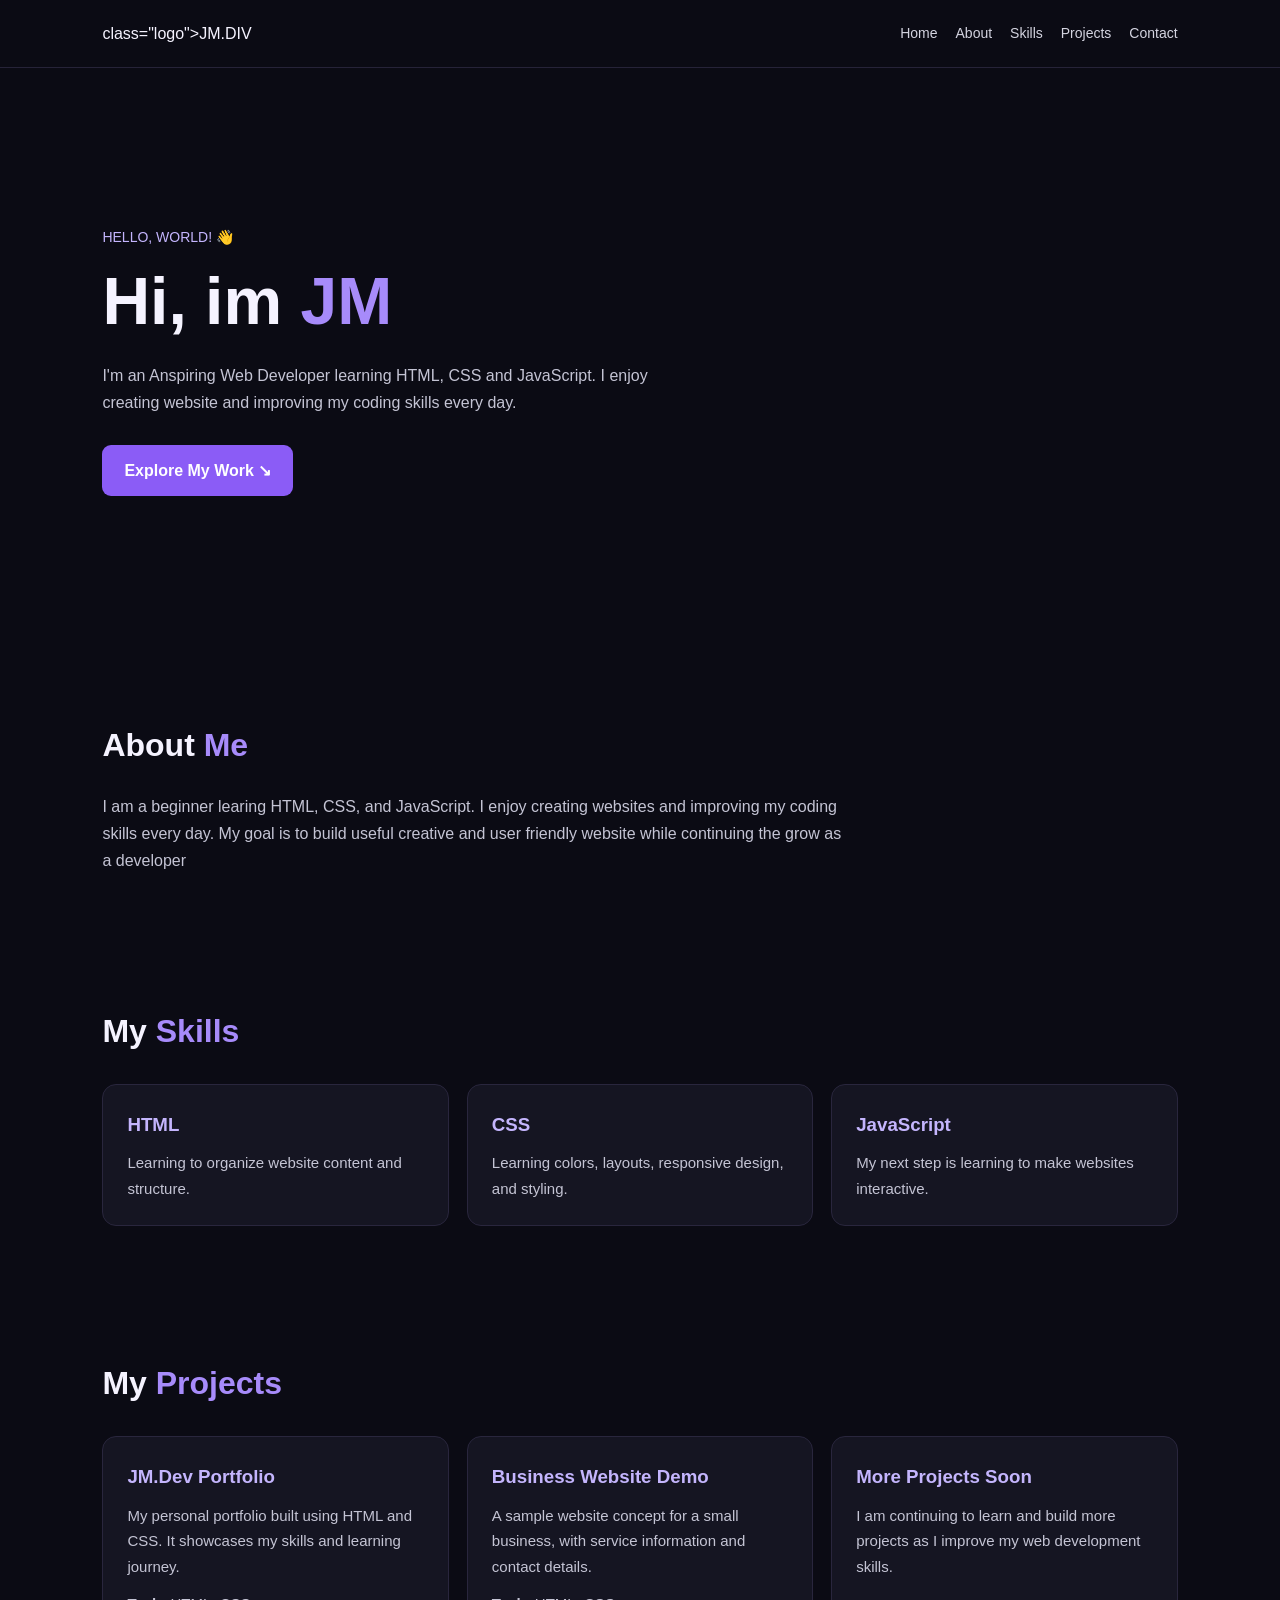
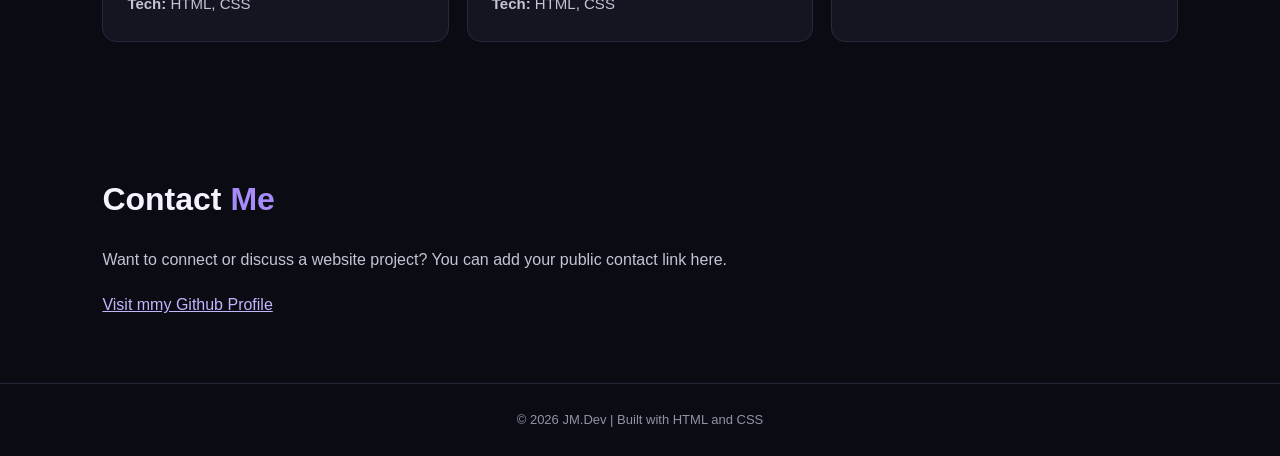
<file: index.html>
<!DOCTYPE html>
<html lang="en">
<head>
  <meta charset="UTF-8">
  <meta name="viewport" content="width=device-width, initial-scale=1.0">
  <meta name="description" content="My personal web developer portfolio">
  <title>JM.Dev | Anspiring Web Developer</title>

  <style>
    * {
      margin: 0;
      padding: 0;
      box-sizing: border-box;
      scroll-behavior: smooth;
    }

    body {
      font-family: Arial, sans-serif;
      background: #0b0b14;
      color: #f5f3ff;
      line-height: 1.7;
    }

    header {
      padding: 20px 8%;
      display: flex;
      justify-content: space-between;
      align-items: center;
      gap: 20px;
      flex-wrap: wrap;
      border-bottom: 1px solid #262338;
    }

    .logo {
      font-size: 25px;
      font-weight: bold;
      color: #a78bfa;
    }

    nav {
      display: flex;
      flex-wrap: wrap;
      gap: 18px;
    }

    nav a {
      color: #d4d4e0;
      text-decoration: none;
      font-size: 14px;
    }

    nav a:hover {
      color: #a78bfa;
    }

    .hero {
      min-height: 65vh;
      padding: 100px 8%;
      display: flex;
      flex-direction: column;
      align-items: flex-start;
      justify-content: center;
    }

    .tag {
      color: #c4b5fd;
      margin-bottom: 15px;
      font-size: 14px;
    }

    h1 {
      font-size: clamp(38px, 7vw, 66px);
      line-height: 1.15;
      max-width: 750px;
      margin-bottom: 22px;
    }

    h1 span, h2 span {
      color: #a78bfa;
    }

    .intro {
      max-width: 600px;
      color: #c4c4d4;
      margin-bottom: 28px;
    }

    .button {
      display: inline-block;
      background: #8b5cf6;
      color: white;
      padding: 12px 22px;
      border-radius: 9px;
      text-decoration: none;
      font-weight: bold;
    }

    .button:hover {
      background: #7c3aed;
    }

    section.content {
      padding: 65px 8%;
    }

    h2 {
      font-size: 32px;
      margin-bottom: 20px;
    }

    .muted {
      color: #c4c4d4;
      max-width: 750px;
    }

    .cards {
      display: grid;
      grid-template-columns: repeat(auto-fit, minmax(220px, 1fr));
      gap: 18px;
      margin-top: 25px;
    }

    .card {
      background: #151522;
      border: 1px solid #29263d;
      border-radius: 14px;
      padding: 24px;
    }

    .card h3 {
      color: #c4b5fd;
      margin-bottom: 10px;
    }

    .card p {
      color: #c4c4d4;
      font-size: 15px;
    }

    .contact a {
      color: #c4b5fd;
    }

    footer {
      text-align: center;
      color: #9292a5;
      padding: 25px;
      border-top: 1px solid #262338;
      font-size: 13px;
    }

    @media (max-width: 500px) {
      header {
        padding: 18px 5%;
      }

      nav {
        gap: 12px;
      }

      .hero, section.content {
        padding-left: 6%;
        padding-right: 6%;
      }

      .hero {
        padding-top: 75px;
        padding-bottom: 75px;
      }
    }
  </style>
</head>

<body>
  <header>
    <div> class="logo">JM<span>.DIV</span></div>

    <nav>
      <a href="#home">Home</a>
      <a href="#about">About</a>
      <a href="#skills">Skills</a>
      <a href="#projects">Projects</a>
      <a href="#contact">Contact</a>
    </nav>
  </header>

  <main>
    <section class="hero" id="home">

      
      <p class="tag">HELLO, WORLD! 👋</p>

      <h1>Hi, im <span>JM</span></h1>

      <p class="intro">
        I'm an Anspiring Web Developer learning HTML, CSS and JavaScript. I enjoy creating website
        and improving my coding skills  every day.
      </p>

      <a class="button" href="#projects">Explore My Work ↘</a>
    </section>

    <section class="content" id="about">
      <h2>About <span>Me</span></h2>

      <p class="muted">
       I am a beginner learing HTML, CSS, and JavaScript.
        I enjoy creating websites and improving my coding 
        skills every day. My goal is to build useful creative and user friendly
        website while continuing the grow as a developer
  
      </p>
    </section>

    <section class="content" id="skills">
      <h2>My <span>Skills</span></h2>

      <div class="cards">
        <article class="card">
          <h3>HTML</h3>
          <p>Learning to organize website content and structure.</p>
        </article>

        <article class="card">
          <h3>CSS</h3>
          <p>Learning colors, layouts, responsive design, and styling.</p>
        </article>

        <article class="card">
          <h3>JavaScript</h3>
          <p>My next step is learning to make websites interactive.</p>
        </article>
      </div>
    </section>

    <section class="content" id="projects">
  <h2>My <span>Projects</span></h2>

  <div class="cards">
    <article class="card">
      <h3>JM.Dev Portfolio</h3>
      <p>
        My personal portfolio built using HTML and CSS.
        It showcases my skills and learning journey.
      </p>
      <p style="margin-top: 12px;">
        <strong>Tech:</strong> HTML, CSS
      </p>
    </article>

    <article class="card">
      <h3>Business Website Demo</h3>
      <p>
        A sample website concept for a small business,
        with service information and contact details.
      </p>
      <p style="margin-top: 12px;">
        <strong>Tech:</strong> HTML, CSS
      </p>
    </article>

    <article class="card">
      <h3>More Projects Soon</h3>
      <p>
        I am continuing to learn and build more projects
        as I improve my web development skills.
      </p>
    </article>
  </div>
</section>

    <section class="content contact" id="contact">
      <h2>Contact <span>Me</span></h2>

      <p class="muted">
        Want to connect or discuss a website project?
        You can add your public contact link here.
      </p>

      <!-- Replace the example link with your own public contact link. -->
      <p style="margin-top: 18px;">
        <a href="https://github.com/johnmikepromentera771-ux">
          Visit mmy Github Profile
        </a>
      </p>
    </section>
  </main>

  <footer>
    © 2026 JM.Dev | Built with HTML and CSS
  </footer>
</body>
</html>
</file>
